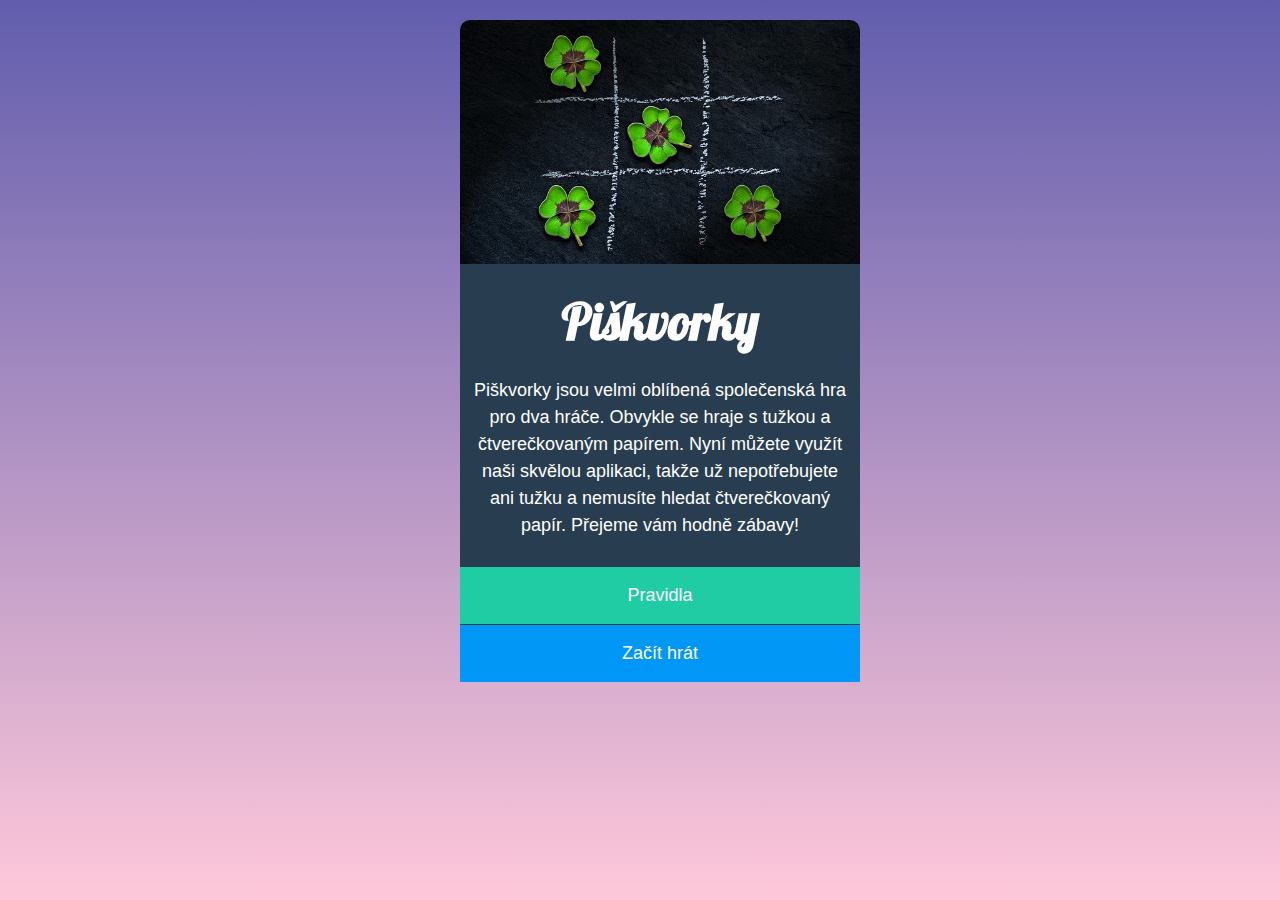
<file: index.html>
<!DOCTYPE html>
<html lang="cs">
  <head>
    <meta charset="UTF-8" />
    <meta http-equiv="X-UA-Compatible" content="IE=edge" />
    <meta name="viewport" content="width=device-width, initial-scale=1.0" />
    <link rel="stylesheet" href="styly.css" />
    <link rel="preconnect" href="https://fonts.gstatic.com" />
    <link
      href="https://fonts.googleapis.com/css2?family=Lobster&display=swap"
      rel="stylesheet"
    />
    <title>Piškvorky</title>
  </head>
  <body>
    <img src="obrázkové podklady/uvodni.jpg" alt="úvodní obrázek piškvorků se čtyřlístky" />

    <div class="box">
      
      <section class="popis_hry">
        <h1>Piškvorky</h1>
        <p>
          Piškvorky jsou velmi oblíbená společenská hra pro dva hráče. Obvykle
          se hraje s tužkou a čtverečkovaným papírem. Nyní můžete využít naši
          skvělou aplikaci, takže už nepotřebujete ani tužku a nemusíte hledat
          čtverečkovaný papír. Přejeme vám hodně zábavy!
        </p>
      </section>

      <nav>
        <a class="button_pravidla" href="pravidla.html">Pravidla</a>
        <a class="button_hrat" href="hra.html">Začít hrát</a>
      </nav>
    </div>
  </body>
</html>
</file>
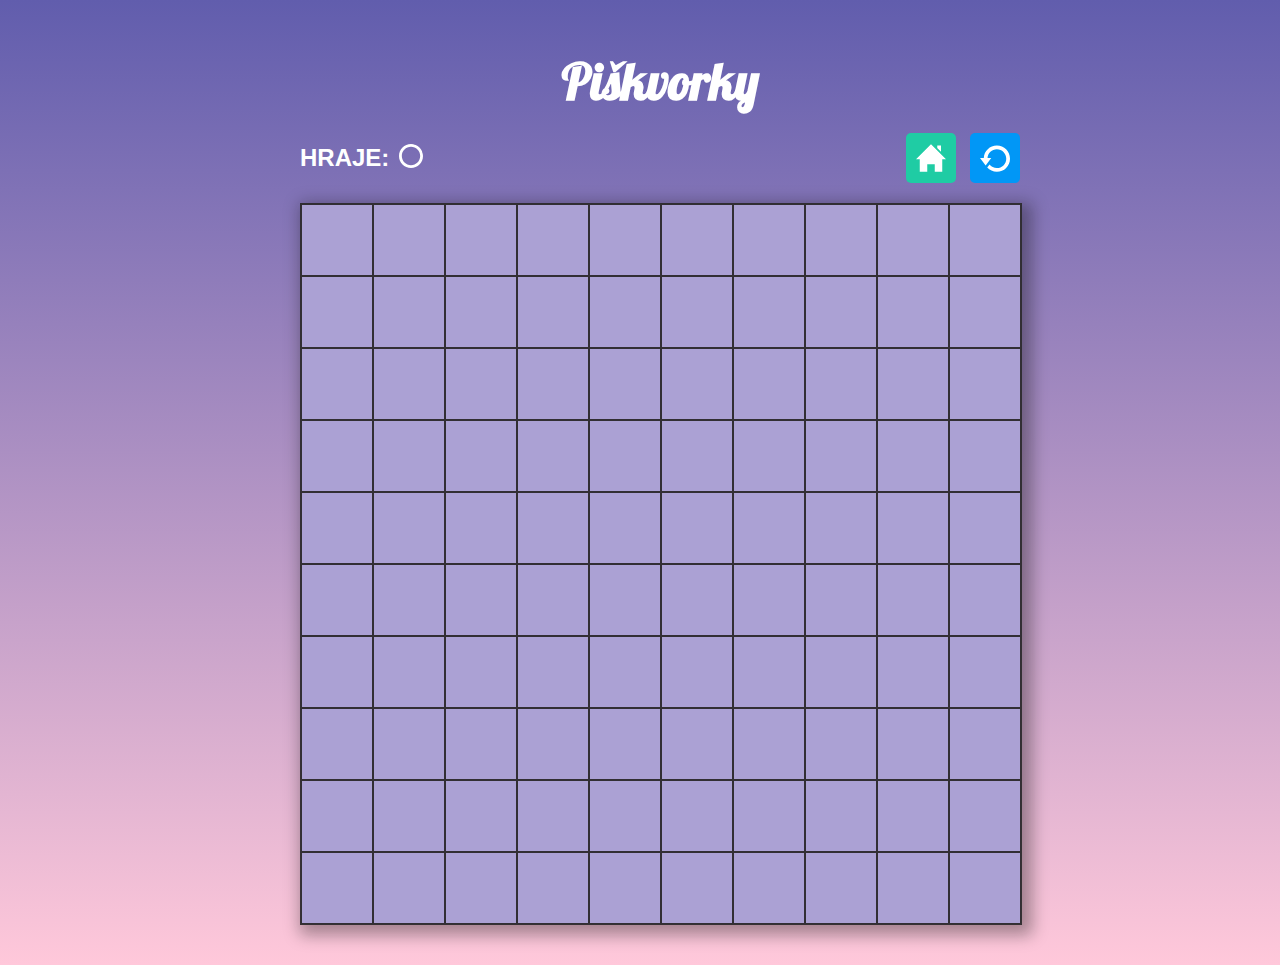
<file: hra.html>
<!DOCTYPE html>
<html lang="cs">
  <head>
    <meta charset="UTF-8" />
    <meta http-equiv="X-UA-Compatible" content="IE=edge" />
    <meta name="viewport" content="width=device-width, initial-scale=1.0" />
    <title>Piškvorky - hra</title>
    <link rel="stylesheet" href="styly.css" />
    <link rel="preconnect" href="https://fonts.gstatic.com" />
    <link
      href="https://fonts.googleapis.com/css2?family=Lobster&display=swap"
      rel="stylesheet"
    />
  </head>

  <body>
    <div class="hra">
      <h1>Piškvorky</h1>

      <div class="navigace">
        
          <div class="hraje">
            HRAJE:
          <img
            src="obrázkové podklady/circle.svg"
            alt="kolečko"
            class="kolecko"
          />
        </div>
        
        <div class="ikony_home_restart">
          <a href="index.html" class="button_home">
            <img src="obrázkové podklady/home.svg" alt="ikona HOME" class = "home" />
          </a>

          <a href="hra.html" class="button_restart">
            <img src="obrázkové podklady/restart.svg" alt="ikona RESTART" class = "restart" />
          </a>
        </div>
      </div>

      <div class= "herni_plocha">
        <button class="pole"></button> <button class="pole"></button>
        <button class="pole"></button> <button class="pole"></button>
        <button class="pole"></button> <button class="pole"></button>
        <button class="pole"></button> <button class="pole"></button>
        <button class="pole"></button> <button class="pole"></button>

        <button class="pole"></button> <button class="pole"></button>
        <button class="pole"></button> <button class="pole"></button>
        <button class="pole"></button> <button class="pole"></button>
        <button class="pole"></button> <button class="pole"></button>
        <button class="pole"></button> <button class="pole"></button>

        <button class="pole"></button> <button class="pole"></button>
        <button class="pole"></button> <button class="pole"></button>
        <button class="pole"></button> <button class="pole"></button>
        <button class="pole"></button> <button class="pole"></button>
        <button class="pole"></button> <button class="pole"></button>

        <button class="pole"></button> <button class="pole"></button>
        <button class="pole"></button> <button class="pole"></button>
        <button class="pole"></button> <button class="pole"></button>
        <button class="pole"></button> <button class="pole"></button>
        <button class="pole"></button> <button class="pole"></button>

        <button class="pole"></button> <button class="pole"></button>
        <button class="pole"></button> <button class="pole"></button>
        <button class="pole"></button> <button class="pole"></button>
        <button class="pole"></button> <button class="pole"></button>
        <button class="pole"></button> <button class="pole"></button>

        <button class="pole"></button> <button class="pole"></button>
        <button class="pole"></button> <button class="pole"></button>
        <button class="pole"></button> <button class="pole"></button>
        <button class="pole"></button> <button class="pole"></button>
        <button class="pole"></button> <button class="pole"></button>

        <button class="pole"></button> <button class="pole"></button>
        <button class="pole"></button> <button class="pole"></button>
        <button class="pole"></button> <button class="pole"></button>
        <button class="pole"></button> <button class="pole"></button>
        <button class="pole"></button> <button class="pole"></button>

        <button class="pole"></button> <button class="pole"></button>
        <button class="pole"></button> <button class="pole"></button>
        <button class="pole"></button> <button class="pole"></button>
        <button class="pole"></button> <button class="pole"></button>
        <button class="pole"></button> <button class="pole"></button>

        <button class="pole"></button> <button class="pole"></button>
        <button class="pole"></button> <button class="pole"></button>
        <button class="pole"></button> <button class="pole"></button>
        <button class="pole"></button> <button class="pole"></button>
        <button class="pole"></button> <button class="pole"></button>

        <button class="pole"></button> <button class="pole"></button>
        <button class="pole"></button> <button class="pole"></button>
        <button class="pole"></button> <button class="pole"></button>
        <button class="pole"></button> <button class="pole"></button>
        <button class="pole"></button> <button class="pole"></button>
      </div>

    </div>
    <script src="hra.js"></script>
  </body>
</html>
</file>
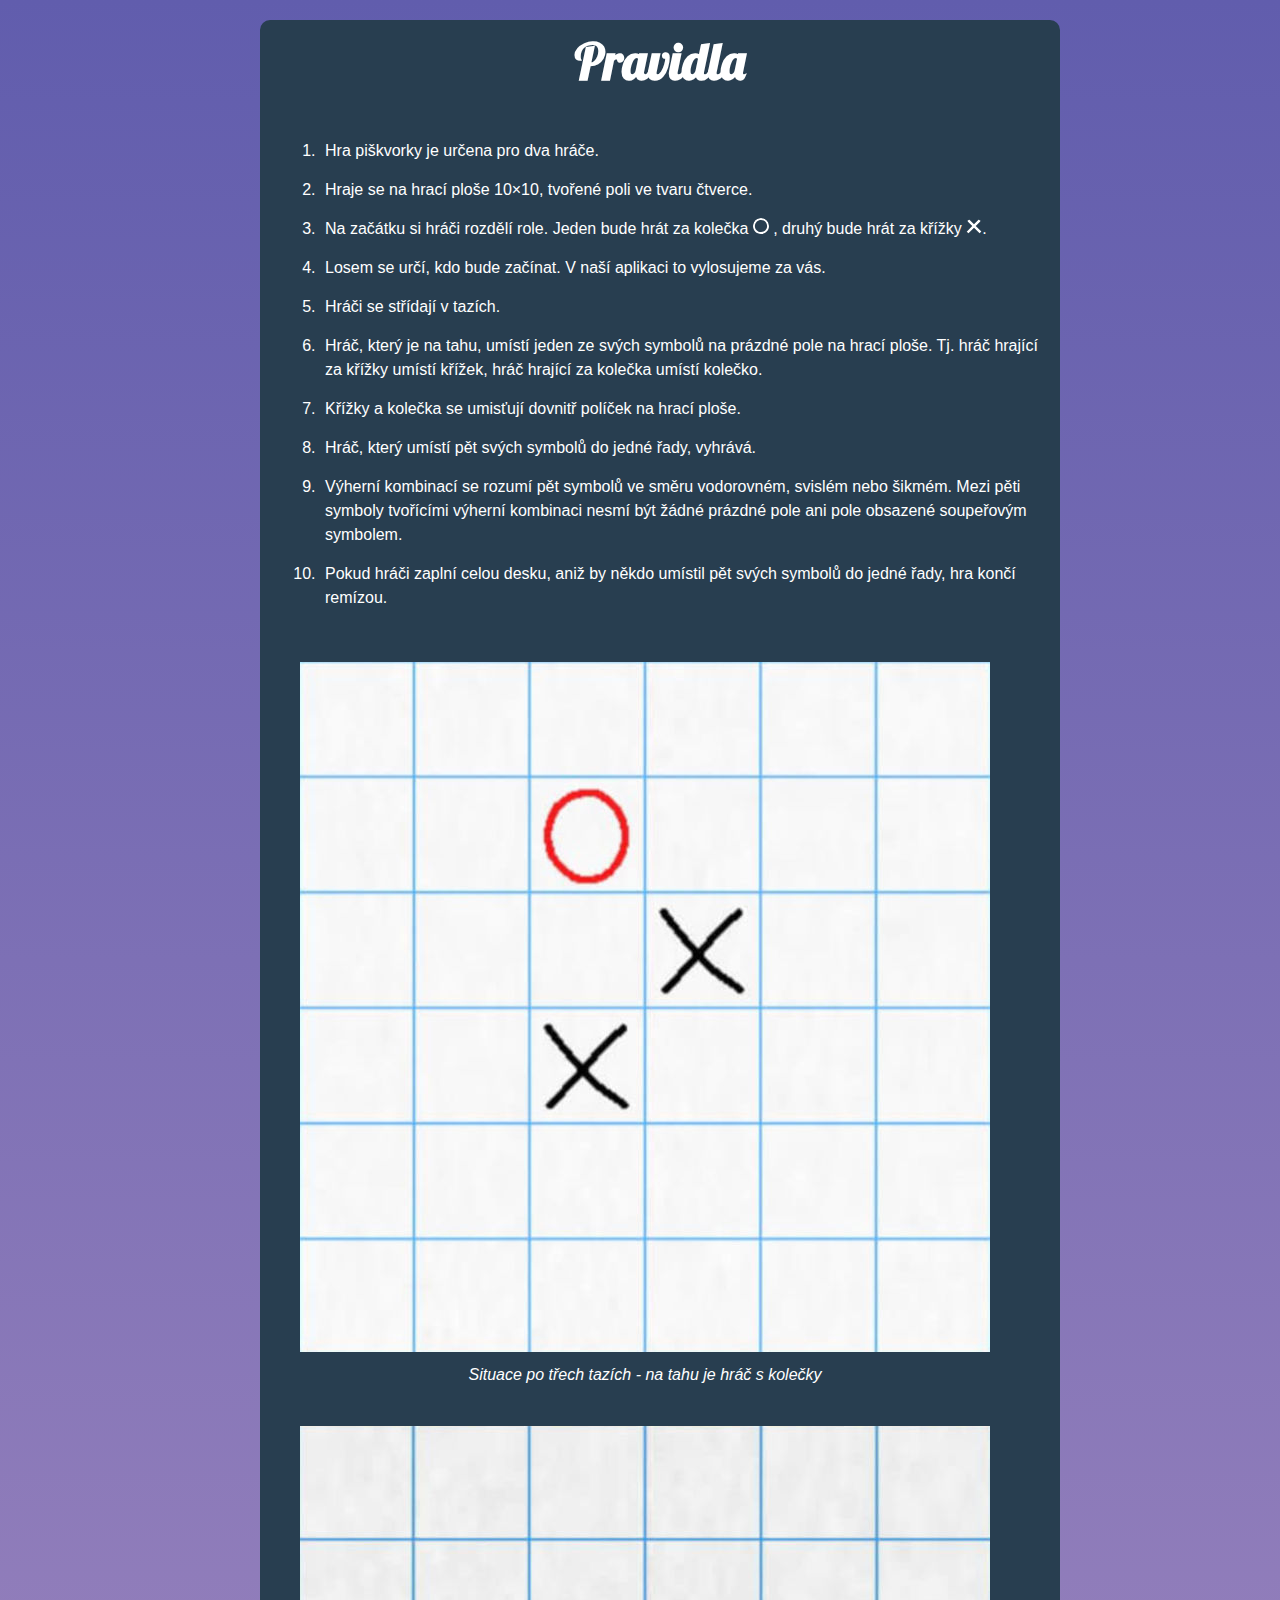
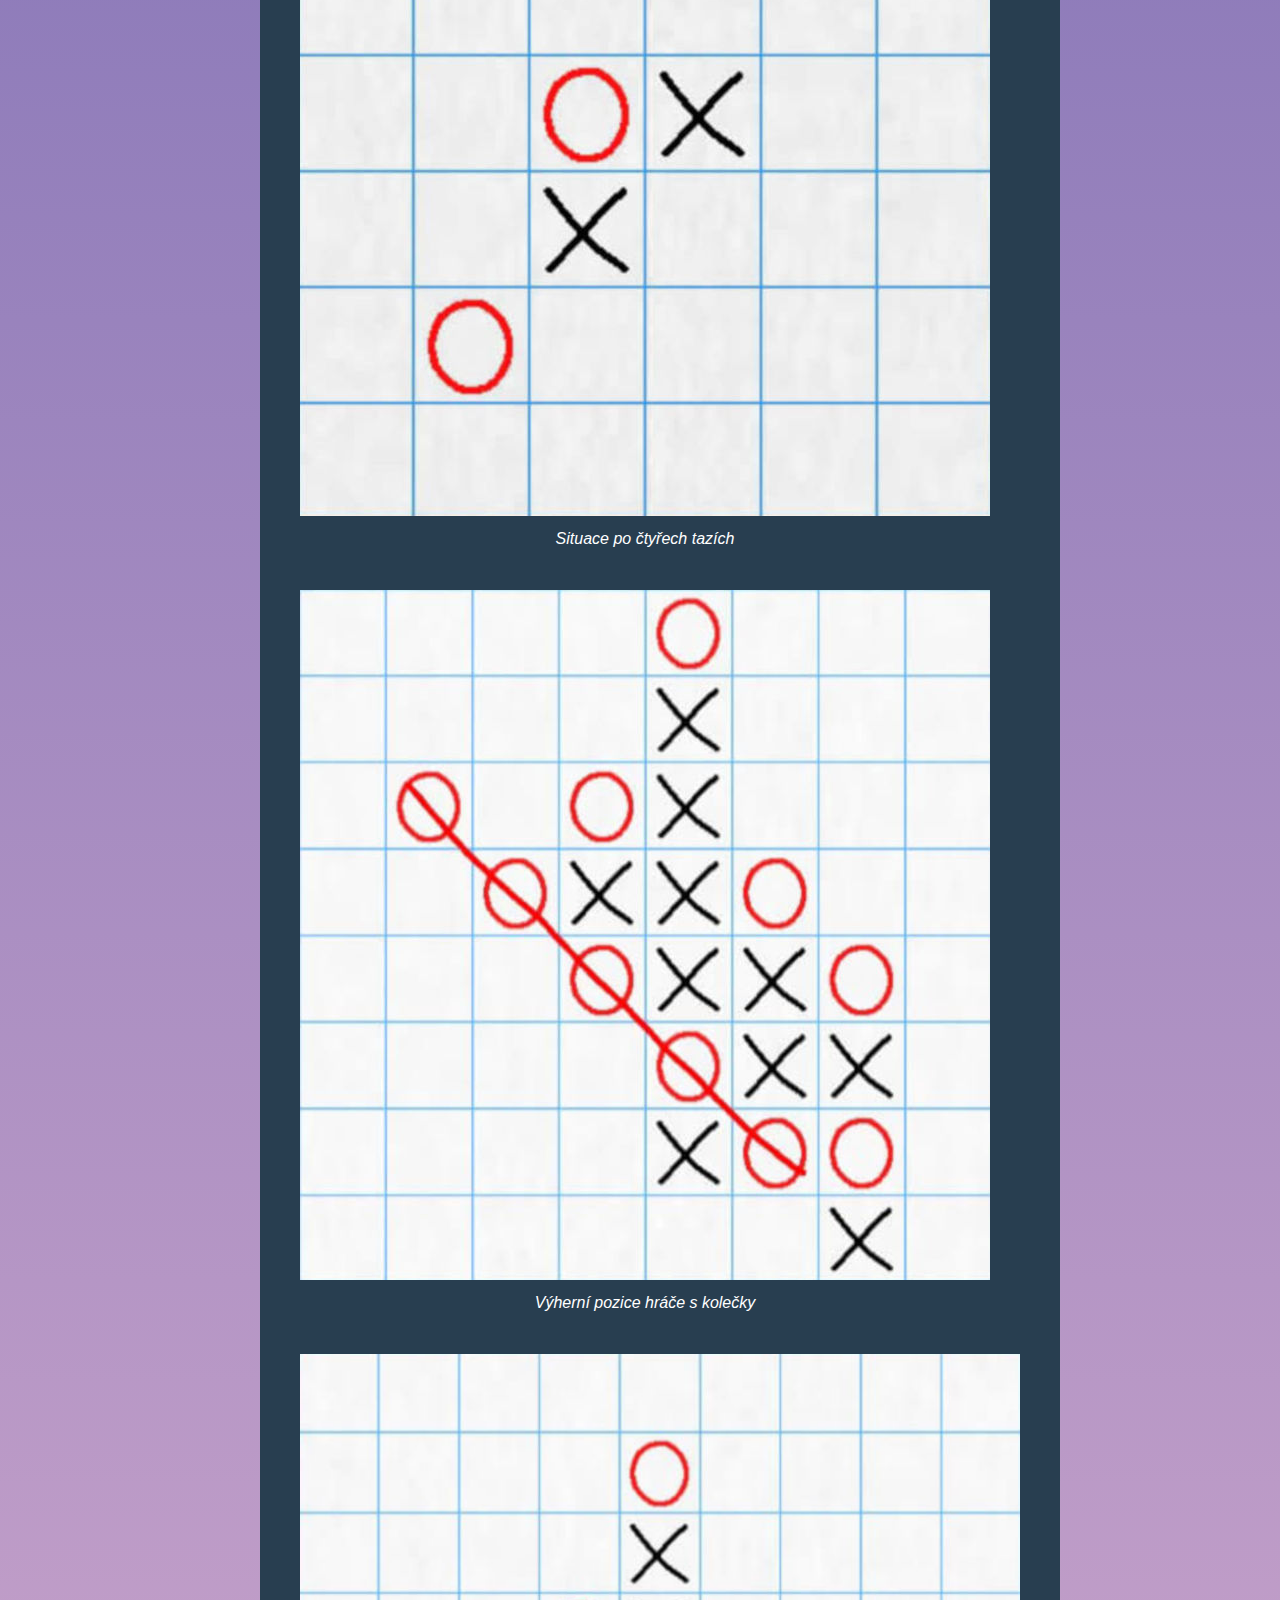
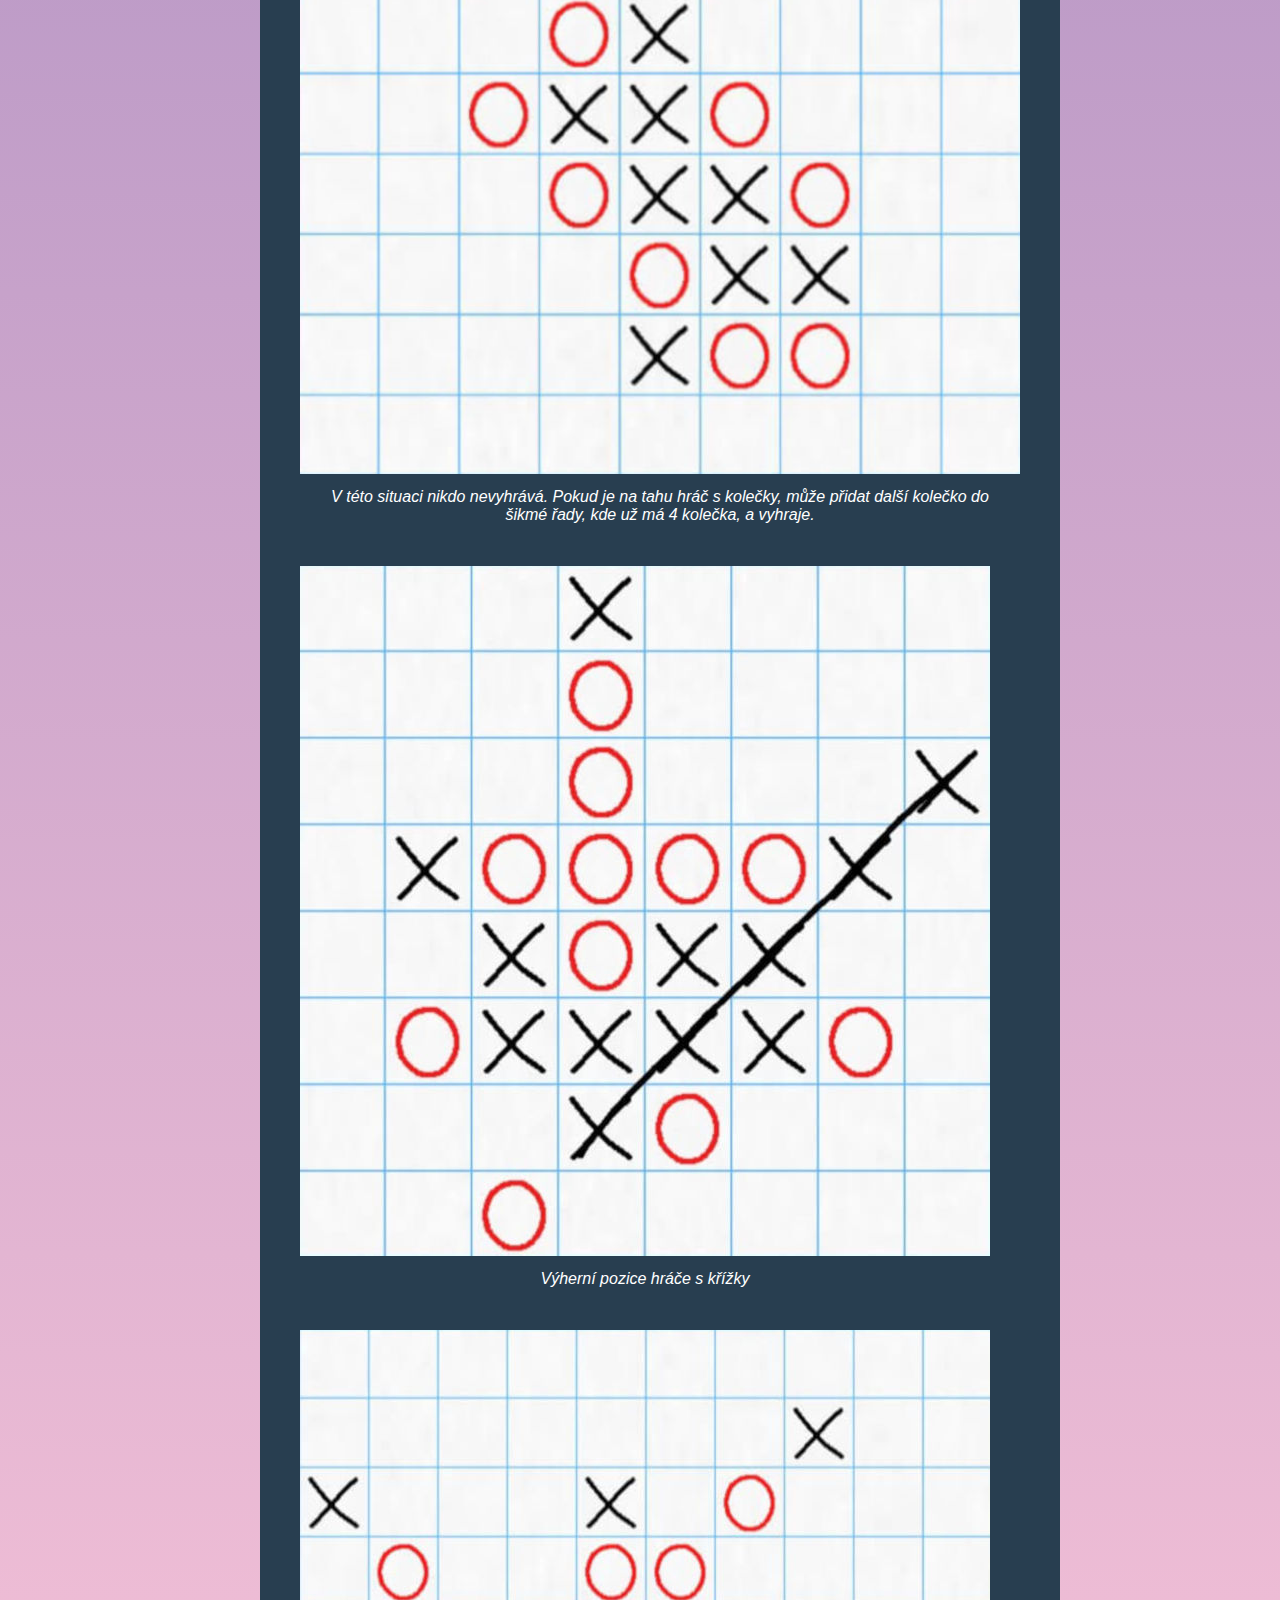
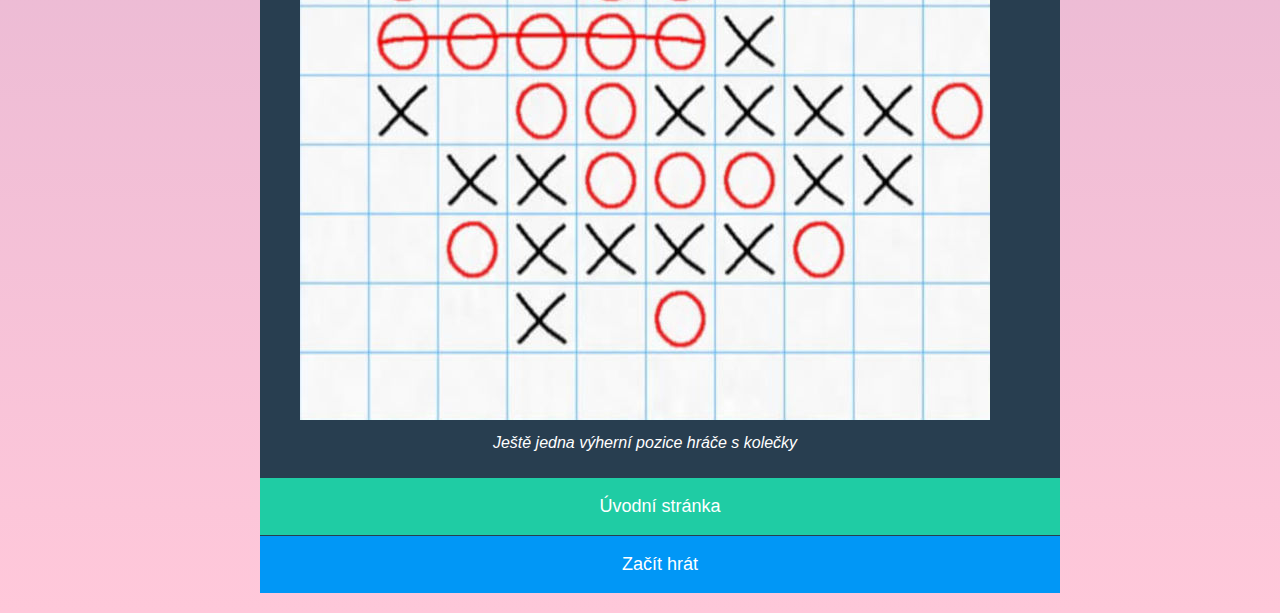
<file: pravidla.html>
<!DOCTYPE html>
<html lang="cs">
  <head>
    <meta charset="UTF-8" />
    <meta http-equiv="X-UA-Compatible" content="IE=edge" />
    <meta name="viewport" content="width=device-width, initial-scale=1.0" />
    <link rel="stylesheet" href="styly.css" />
    <link rel="preconnect" href="https://fonts.gstatic.com" />
    <link
      href="https://fonts.googleapis.com/css2?family=Lobster&display=swap"
      rel="stylesheet"
    />
    <title>Piškvorky - pravidla</title>
  </head>
  <body>
    
    <div class="rulesbox">
      <h1>Pravidla</h1>

      <div class="rules">
        
        <ol>
          <li>Hra piškvorky je určena pro dva hráče.</li>
          <li>Hraje se na hrací ploše 10×10, tvořené poli ve tvaru čtverce.</li>
          <li>
            Na začátku si hráči rozdělí role. Jeden bude hrát za kolečka 
            <img 
              src="obrázkové podklady/circle.svg"
              alt="kolečko"
              class="znaky"
            />
            , druhý bude hrát za křížky
            <img
              src="obrázkové podklady/cross.svg"
              alt="křížek"
              class="znaky"
            />.
          </li>
          <li>
            Losem se určí, kdo bude začínat. V naší aplikaci to vylosujeme za
            vás.
          </li>
          <li>Hráči se střídají v tazích.</li>
          <li>
            Hráč, který je na tahu, umístí jeden ze svých symbolů na prázdné
            pole na hrací ploše. Tj. hráč hrající za křížky umístí křížek, hráč
            hrající za kolečka umístí kolečko.
          </li>
          <li>Křížky a kolečka se umisťují dovnitř políček na hrací ploše.</li>
          <li>Hráč, který umístí pět svých symbolů do jedné řady, vyhrává.</li>
          <li>
            Výherní kombinací se rozumí pět symbolů ve směru vodorovném, svislém
            nebo šikmém. Mezi pěti symboly tvořícími výherní kombinaci nesmí být
            žádné prázdné pole ani pole obsazené soupeřovým symbolem.
          </li>
          <li>
            Pokud hráči zaplní celou desku, aniž by někdo umístil pět svých
            symbolů do jedné řady, hra končí remízou.
          </li>
        </ol>
      </div>

      <div class="instructions">
        
        
        <figure class="instructions_img">
          <img
            class="figure_img"
            src="obrázkové podklady/instructions-01.jpg"
            alt="instrukce 1"
          />
          <figcaption>
            Situace po třech tazích - na tahu je hráč s kolečky
          </figcaption>
        </figure>
      
        
      
        <figure class="instructions_img">
          <img
            class="figure_img"
            src="obrázkové podklady/instructions-02.jpg"
            alt="instrukce 2"
          />
          <figcaption>Situace po čtyřech tazích</figcaption>
        </figure>
        
         
        
        <figure class="instructions_img">
          <img
            class="figure_img"
            src="obrázkové podklady/instructions-03.jpg"
            alt="instrukce 3"
          />
          <figcaption>Výherní pozice hráče s kolečky</figcaption>
        </figure>
        

        
        <figure class="instructions_img">
          <img
            class="figure_img"
            src="obrázkové podklady/instructions-04.jpg"
            alt="instrukce 4"
          />
          <figcaption class="instructions_img">
            V této situaci nikdo nevyhrává. Pokud je na tahu hráč s kolečky,
            může přidat další kolečko do šikmé řady, kde už má 4 kolečka, a
            vyhraje.
          </figcaption>
        </figure>
         

         
        <figure class="instructions_img">
          <img
            class="figure_img"
            src="obrázkové podklady/instructions-05.jpg"
            alt="instrukce 5"
          />
          <figcaption>Výherní pozice hráče s křížky</figcaption>
        </figure>
      

      
        <figure class="instructions_img">
          <img
            class="figure_img"
            src="obrázkové podklady/instructions-06.jpg"
            alt="instrukce 6"
          />
          <figcaption>Ještě jedna výherní pozice hráče s kolečky</figcaption>
        </figure>
      
</div>

      <nav>
        <a class="button_uvodni" href="index.html">Úvodní stránka</a>

        <a class="button_hrat" href="index.html">Začít hrát</a>
      </nav>
    </div>
  </body>
</html>
</file>
<file: styly.css>
html {
  min-height: 100%;
  box-sizing: border-box;
}
/* přidáno jako review tip*/

body {
  background-image: linear-gradient(#615dad, #ffc8da);
  background-repeat: no-repeat;
  display: flex;
  flex-direction: column;
  align-items: center;
  justify-content: center;
  width: 100%;
  min-height: 100%;
  margin: 20px;
}
/* "width", "min-height" a "margin" přidány jako review tip*/

img {
  width: 400px;
  border-radius: 10px 10px 0 0;
  /* display: block; */
}

h1 {
  color: #ffffff;
  text-align: center;
  font-family: 'Lobster', cursive;
  font-size: 50px;
  margin: 10px;
}

.popis_hry,
a {
  color: #ffffff;
  text-align: center;
  font-family: Arial, Helvetica, sans-serif;
  line-height: 1.5;
  font-size: large;
  padding: 10px;
}

.box {
  background-color: #283e50;
  display: flex;
  flex-direction: column;
  width: 400px;
  margin: auto;
}

.button_pravidla,
.button_uvodni /*Úkol č. 2*/ {
  background-color: #1fcca4;
  flex-direction: column;
  display: block;
  margin-bottom: 1px;
  text-decoration: none;
  padding: 15px;
}

.button_pravidla:hover,
.button_uvodni:hover /*Úkol č. 2*/ {
  background-color: #1cbb96;
}

.button_hrat {
  background-color: #0197f6;
  flex-direction: column;
  display: block;
  text-decoration: none;
  padding: 15px;
}

.button_hrat:hover {
  background-color: #0090e9;
}

/*Úkol č. 2*/

.rulesbox {
  background-color: #283e50;
  width: 800px;
  margin: auto;
  border-radius: 10px;
}

.rules {
  color: white;
  font-family: Arial, Helvetica, sans-serif;
  line-height: 1.5;
  font-size: medium;
  padding: 20px;
  text-align: column;
}

.znaky {
  width: 1em;
  height: 1em;
  filter: invert(100%);
  display: inline
}

li {
  display: list-item;
  text-align: -webkit-match-parent;
  margin-bottom: 15px;
  padding-left: 5px;
}

figcaption {
  font-family: Arial, Helvetica, sans-serif;
  color: white;
  font-style: italic;
  display:block;
  text-align: center;
  font-size: normal;
  padding: 10px;
}

.figure_img {
  width: 100%;
  border-radius: 0;
  /*
  display: flex;
  flex-direction: column;
  */
}

.instructions {
  display: flex;
  flex-wrap: wrap;  
}

/*
@media screen and (min-width: 500px) {
  .instructions {
    justify-content: space-between;
  }
  .instructions_img {
    flex-basis: calc ((100% - 20px) / 2);
  }
}

@media screen and (min width: 800px) {
  .rulesbox {
    width: 50%;
  }
}
*/


/* úkol č. 3, hra.html */


.hra {
  max-width: 80vmin;
  margin: 20px;
}

.navigace {
  display: flex;
  justify-content: space-between;
  margin:20px 0;
  flex-wrap: wrap; 
  align-items: center;
}
/* Přidáno jako review tip k úkolu č. 3: align-items: center */

.hraje {
  color: white;
  font-family: Arial, Helvetica, sans-serif;
  font-weight: bold;
  font-size: x-large;
  display: flex;
} 

.kolecko {
  display: inline-block;
  width: 1em;
  height: 1em;
  filter: invert(100%);
  vertical-align: text-bottom;
  padding-left: 10px;
}

.ikony_home_restart {
display: block;
}

.home, .restart {
  width: 100%;
  vertical-align: middle;
}

.button_home {
  background-color:#1fcca4 ;
  display: inline-block;
  border-radius: 10px;  
  width: 30px;
  height: 30px;
  border-radius: 5px;
  margin-right: 10px ;
}

.button_home :hover,
.button_home :focus,
.button_home :active {
  background-color: #1cbb96 ;
}

.button_restart {
  background-color: #0197f6 ;
  display: inline-block;
  border-radius: 10px;
  width: 30px;
  height: 30px;
  border-radius: 5px;
}

.button_restart :hover,
.button_restart :focus,
.button_restart :active 
 {
  background-color: #0090e9 ;
}

.herni_plocha {
  display: flex;
  flex-wrap: wrap;
  width: 80vmin;
  height: 80vmin;
  box-shadow: rgba(12, 11, 11, 0.35) 5px 5px 15px 5px;
  border: 0.5px solid rgb(43, 41, 43, 0.95);
}

.pole {
  background-color:rgb(171, 161, 212);
  width: 10%;
  border: 0.5px solid rgba(43, 41, 43, 0.95);
}

.pole:hover {
 background-color: rgb(191, 183, 226);
 cursor: pointer;
}
 /* Přidáno jako review tip k úkolu č. 3:  cursor: pointer */
 /* Odebráno: .pole:active,
.pole:focus */

/* úkol č. 4: hra.js */

@keyframes showSymbol {
	0% {
		background-size: 0%;
	}

	100% {
		background-size: 65%;
	}
}

.board__field--circle {
  background-image: url('obrázkové podklady/circle.svg');
  background-position: center;
  background-repeat: no-repeat;
  background-size: 80%;

  animation: showSymbol 0.15s;
}

.board__field--cross {
  background-image: url('obrázkové podklady/cross.svg');
  background-position: center;
  background-repeat: no-repeat;
  background-size: 80%;

  animation: showSymbol 0.15s;
}
</file>
